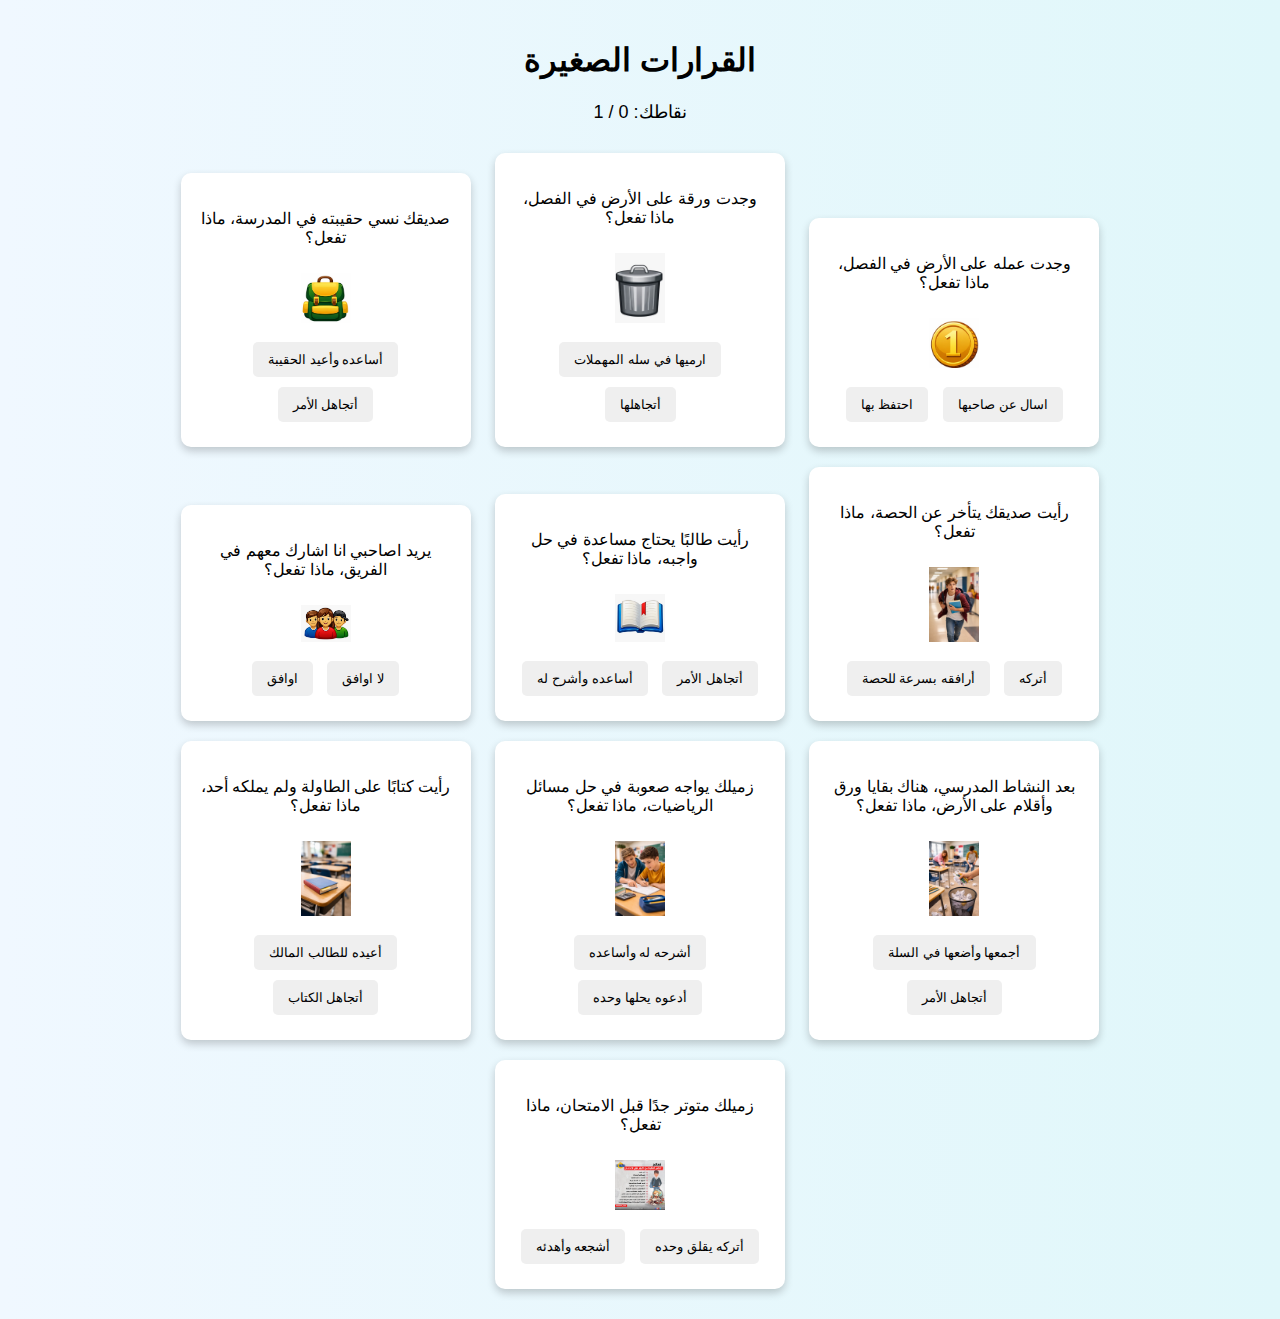
<file: mowafaq.html>
<!DOCTYPE html>
<html lang="ar">
<head>
<meta charset="UTF-8">
<title>القرارات الصغيرة</title>
<style>
body {
    font-family: Arial, sans-serif;
    background: linear-gradient(to right, #f0f8ff, #e0f7fa);
    text-align: center;
    margin: 0;
    padding: 20px;
}
.mowafaq {
    display: inline-block;
    margin: 10px;
}
.card {
    background: #ffffff;
    border-radius: 10px;
    box-shadow: 0 4px 8px rgba(0,0,0,0.2);
    padding: 20px;
    width: 250px;
    transition: transform 0.2s, box-shadow 0.2s;
}
.card:hover {
    transform: translateY(-5px);
    box-shadow: 0 8px 16px rgba(0,0,0,0.3);
}
.icon {
    width: 50px;
    margin: 10px 0;
}
button {
    padding: 10px 15px;
    margin: 5px;
    border: none;
    border-radius: 5px;
    cursor: pointer;
    transition: background 0.2s, transform 0.2s;
}
button:hover {
    background: #a0e0ff;
    transform: scale(1.05);
}
#score-container{
    margin-bottom: 20px;
    font-size: 18px;
}
</style>
</head>
<body>

<h1>القرارات الصغيرة</h1>
<div id="score-container">
    نقاطك: <span id="score">0</span> / <span id="q">1</span>
</div>

<!-- المواقف -->
<div class="mowafaq">
    <div class="card">
        <p>صديقك نسي حقيبته في المدرسة، ماذا تفعل؟</p>
        <img src=images/school_icon.png.png class="icon" alt="حقيبة">
        <div class="buttons">
            <button onclick="answer(1,true)">أساعده وأعيد الحقيبة</button>
            <button onclick="answer(1,false)">أتجاهل الأمر</button>
        </div>
    </div>
</div>

<div class="mowafaq">
    <div class="card">
        <p>وجدت ورقة على الأرض في الفصل، ماذا تفعل؟</p>
        <img src=images/trash_icon.png.png class="icon" alt="ورقة">
        <div class="buttons">
            <button onclick="answer(2,true)">ارميها في سله المهملات</button>
            <button onclick="answer(2,false)">أتجاهلها</button>
        </div>
    </div>
</div>
<div class="mowafaq">
    <div class="card">
        <p>وجدت عمله على الأرض في الفصل، ماذا تفعل؟</p>
        <img src=images/coin_icon.png.png class="icon" alt="عمله">
        <div class="buttons">
            <button onclick="answer(3,false)"> احتفظ بها </button>
            <button onclick="answer(3,true)">اسال عن صاحبها</button>
        </div>
    </div>
</div>
<div class="mowafaq">
    <div class="card">
        <p>يريد اصاحبي انا اشارك معهم في الفريق، ماذا تفعل؟</p>
        <img src=images/team_icon.png.png class="icon" alt="ورقة">
        <div class="buttons">
            <button onclick="answer(4,true)">اوافق</button>
            <button onclick="answer(4,false)">لا اوافق</button>
        </div>
    </div>
</div>
<div class="mowafaq">
  <div class="card">
    <p>رأيت طالبًا يحتاج مساعدة في حل واجبه، ماذا تفعل؟</p>
    <img src=images/book_icon.png.png class="icon" alt="واجب">
    <div class="buttons">
      <button onclick="answer(5,true)">أساعده وأشرح له</button>
      <button onclick="answer(5,false)">أتجاهل الأمر</button>
    </div>
  </div>
</div>
<div class="mowafaq">
  <div class="card">
    <p>رأيت صديقك يتأخر عن الحصة، ماذا تفعل؟</p>
    <img src=images/late_student_real.jpg.png class="icon" alt="تأخير">
    <div class="buttons">
      <button onclick="answer(6,true)">أرافقه بسرعة للحصة</button>
      <button onclick="answer(6,false)">أتركه</button>
    </div>
  </div>
</div>
<div class="mowafaq">
  <div class="card">
    <p>رأيت كتابًا على الطاولة ولم يملكه أحد، ماذا تفعل؟</p>
    <img src=images/book_real.jpg.png class="icon" alt="كتاب">
    <div class="buttons">
      <button onclick="answer(7,true)">أعيده للطالب المالك</button>
      <button onclick="answer(7,false)">أتجاهل الكتاب</button>
    </div>
  </div>
</div>
<div class="mowafaq">
  <div class="card">
    <p>زميلك يواجه صعوبة في حل مسائل الرياضيات، ماذا تفعل؟</p>
    <img src=images/math_help_real.jpg.png class="icon" alt="رياضيات">
    <div class="buttons">
      <button onclick="answer(8,true)">أشرحه له وأساعده</button>
      <button onclick="answer(8,false)">أدعوه يحلها وحده</button>
    </div>
  </div>
</div>
<div class="mowafaq">
  <div class="card">
    <p>بعد النشاط المدرسي، هناك بقايا ورق وأقلام على الأرض، ماذا تفعل؟</p>
    <img src=images/clean_class_real.jpg.png class="icon" alt="نظافة">
    <div class="buttons">
      <button onclick="answer(9,true)">أجمعها وأضعها في السلة</button>
      <button onclick="answer(9,false)">أتجاهل الأمر</button>
    </div>
  </div>
</div>
<div class="mowafaq">
  <div class="card">
    <p>زميلك متوتر جدًا قبل الامتحان، ماذا تفعل؟</p>
    <img src=images/exam_support_real.jpg class="icon" alt="تشجيع">
    <div class="buttons">
      <button onclick="answer(10,true)">أشجعه وأهدئه</button>
      <button onclick="answer(10,false)">أتركه يقلق وحده</button>
    </div>
  </div>
</div>

<script>
let score = 0;
let current = 1;
const total = document.querySelectorAll(".mowafaq").length;

function answer(id, correct){
    if(correct){ score++; }

    const card = document.querySelectorAll(".mowafaq")[id-1];
    if(correct){
        card.style.background = "#d0f0c0";
        alert("✅ قرار ممتاز!");
    } else {
        card.style.background = "#f9d0d0";
        alert("⚠️ حاول تركز!");
    }

    document.getElementById("score").innerText = score;
    document.getElementById("q").innerText = current + 1;

    if(current === total){
        setTimeout(showReport, 300);
    } else {
        current++;
    }
}

function showReport() {
    let percent = (score / total) * 100;
    let resultText = "";
    let bgColor = "";

    if (percent >= 80) {
        resultText = "ممتاز 👍 قراراتك واعية ومسؤولة";
        bgColor = "#c0f0c0";
    } else if (percent >= 50) {
        resultText = "جيد 🙂 بس محتاج تفكير أكتر";
        bgColor = "#fef7c0";
    } else {
        resultText = "⚠️ ضعيف! ركز في قراراتك";
        bgColor = "#f9d0d0";
    }

    document.body.innerHTML = `
        <div style="text-align:center; background:${bgColor}; padding:50px; min-height:100vh">
            <h1>التقرير النهائي</h1>
            <p>درجتك: ${score} من ${total}</p>
            <p>${resultText}</p>
            <hr>
            <button onclick="location.reload()">إعادة المحاولة</button>
            <small>Worked by Mohamed & Abdallah</small>
        </div>
    `;
}
</script>

</body>
</html>
</file>
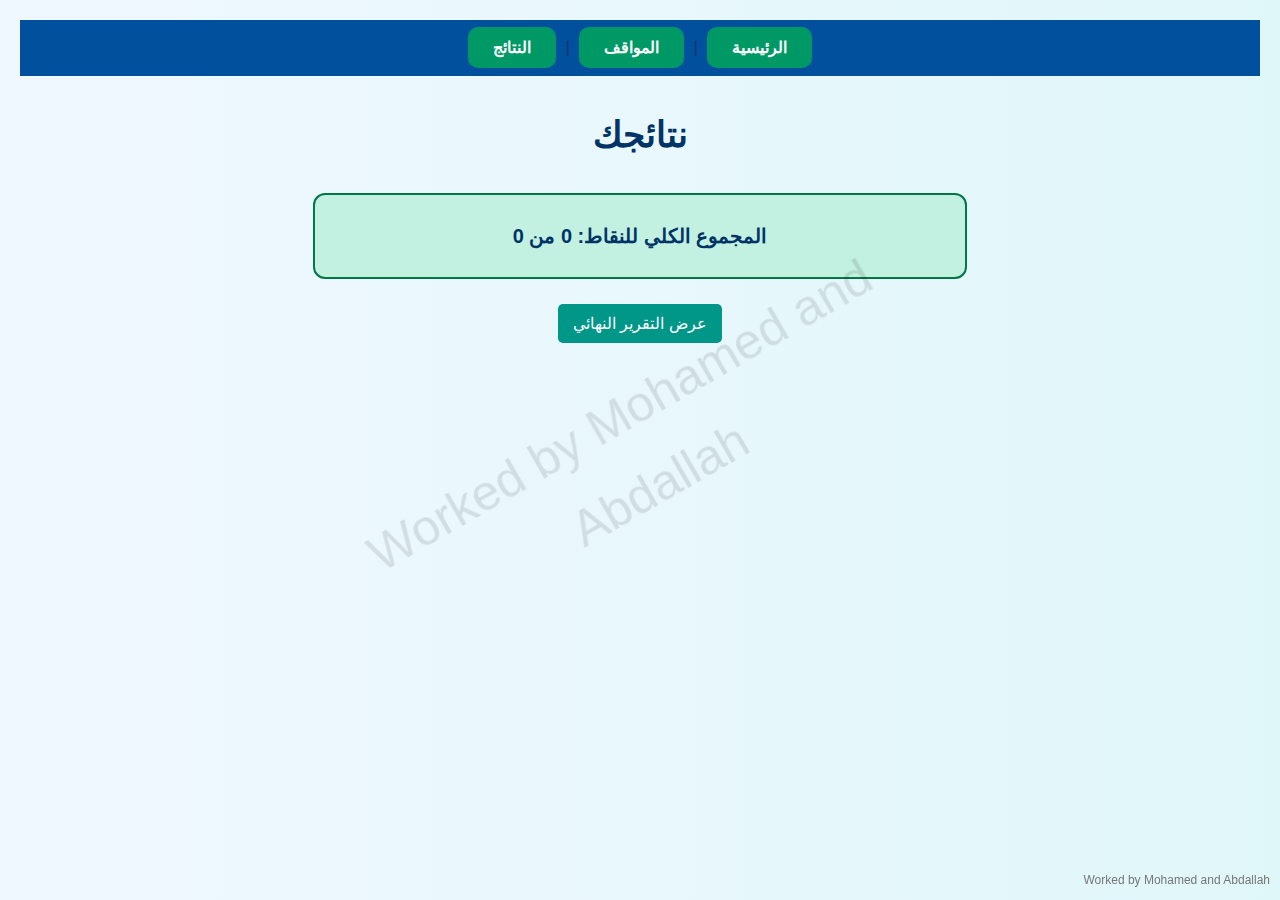
<file: results.html>
<!DOCTYPE html>
<html lang="ar">
<head>
<meta charset="UTF-8">
<title>نتائج القرارات الصغيرة</title>
<link rel="stylesheet" href="style.css">
</head>
<body>
<nav style="text-align:center; margin-bottom:30px;">
    <a href="index.html" class="nav-button">الرئيسية</a> |
    <a href="mowafaq.html" class="nav-button">المواقف</a> |
    <a href="results.html" class="nav-button">النتائج</a>
</nav>
<h1>نتائجك</h1>
<div id="results-container"></div>

<div class="final-report" id="final-report" style="display:none;">
    <h2>تقرير نهائي</h2>
    <p>
        تهانينا! لقد استعرضت قراراتك اليومية، وكل اختيار تعلمك أن أبسط قرار يمكن أن يؤثر على نفسك، 
        زملائك، ومدرستك. الموقع يساعدك على تطوير مهارات التفكير، المسؤولية، والتعاون. 
        حاول تطبيق هذه القرارات في حياتك اليومية لتعزز وعيك وسلوكك الإيجابي.
    </p>
</div>

<button onclick="showFinalReport()" id="show-report-btn">عرض التقرير النهائي</button>

<script>
const container = document.getElementById('results-container');
const savedDecisions = JSON.parse(localStorage.getItem('decisions')) || [];
let totalPoints = 0;
savedDecisions.forEach((item,index)=>{
    if(!item) return;
    totalPoints += item.points;
    const div = document.createElement('div');
    div.className = 'result-box';
    div.innerHTML = `<strong>الموقف ${index+1}:</strong> ${item.mowafaq}<br>
                     <strong>القرار:</strong> ${item.choice}<br>
                     <strong>الأثر:</strong> ${item.effect}<br>
                     <strong>نقاطك لهذا القرار:</strong> ${item.points}`;
    container.appendChild(div);
});
const summary = document.createElement('div');
summary.className = 'summary-box';
summary.innerHTML = `المجموع الكلي للنقاط: ${totalPoints} من ${savedDecisions.length}`;
container.appendChild(summary);

function showFinalReport() {
    document.getElementById('final-report').style.display = 'block';
    document.getElementById('show-report-btn').style.display = 'none';
}
</script>
</body>
</html>
</file>
<file: style.css>
body { font-family: Tahoma, Arial, sans-serif; font-size:16px; line-height:1.6; background-color:#f9fcff; color:#003366; text-align:center; padding:20px;}
h1 { font-size:36px; color:#00509e; margin-bottom:30px;}
.mowafaq, .result-box, .summary-box, .final-report { background-color:#e0f7f1; border:2px solid #009966; border-radius:10px; padding:20px; margin:20px auto; max-width:600px; text-align:center;}
.summary-box { background-color:#c2f0e1; border:2px solid #007744; border-radius:12px; padding:25px; font-size:20px; font-weight:bold; margin:20px auto;}
button, .nav-button { background-color:#009966; color:white; padding:12px 25px; border-radius:10px; border:none; cursor:pointer; font-size:16px; margin:5px; transition:all 0.3s;}
button:hover, .nav-button:hover { background-color:#007744;}
button.selected { background-color:#005f44;}
.mowafaq img { width:50px; height:50px; vertical-align:middle; margin-left:10px;}

/* العلامة المائية */
body::before {
    content: "Worked by Mohamed and Abdallah";
    position: fixed;
    top: 50%;
    left: 50%;
    transform: translate(-50%, -50%) rotate(-30deg);
    font-size: 50px;
    color: rgba(0, 0, 0, 0.1);
    pointer-events: none;
    z-index: 0;
}

/* Responsive Design للشاشات الصغيرة */
@media (max-width: 600px) {
    body { padding: 10px; font-size: 14px; }
    h1 { font-size: 28px; }
    .mowafaq, .result-box, .summary-box, .final-report { padding: 15px; width: 90%; margin: 15px auto; font-size: 16px; }
    button, .nav-button { padding: 10px 15px; font-size: 14px; }
    .mowafaq img { width: 40px; height: 40px; }
}
body{
    font-family: Tahoma, Arial, sans-serif;
    background: linear-gradient(135deg,#e3f2fd,#ffffff);
    margin:0;
    padding:0;
    text-align:center;
    color:#003366;
}

/* شريط التنقل */
nav{
    background:#00509e;
    padding:15px;
}
nav a{
    color:white;
    text-decoration:none;
    margin:0 10px;
    font-size:18px;
    font-weight:bold;
}
nav a:hover{
    text-decoration:underline;
}

/* العناوين */
h1{
    margin:30px 0;
    font-size:36px;
    color:#003366;
}

/* كارت الموقف */
.mowafaq{
    background:white;
    width:85%;
    max-width:500px;
    margin:25px auto;
    padding:25px;
    border-radius:15px;
    box-shadow:0 10px 25px rgba(0,0,0,0.1);
    transition:transform 0.3s;
}
.mowafaq:hover{
    transform:scale(1.02);
}

.mowafaq img{
    width:60px;
    margin-bottom:10px;
}

.mowafaq p{
    font-size:20px;
    margin-bottom:20px;
}

/* الأزرار */
button{
    background:#009688;
    color:white;
    border:none;
    padding:12px 20px;
    margin:8px;
    border-radius:25px;
    font-size:16px;
    cursor:pointer;
    transition:0.3s;
}
button:hover{
    background:#00796b;
    transform:scale(1.05);
}

/* زر إنهاء */
#finish{
    background:#ff9800;
    font-size:18px;
    padding:15px 30px;
    margin:40px 0;
}
#finish:hover{
    background:#fb8c00;
}

/* علامة مائية */
body::after{
    content:"Worked by Mohamed and Abdallah";
    position:fixed;
    bottom:10px;
    right:10px;
    font-size:12px;
    color:#777;
}

/* موبايل */
@media(max-width:600px){
    h1{font-size:28px;}
    .mowafaq p{font-size:18px;}
    button{font-size:15px;}
}
body {
    font-family: Arial, sans-serif;
    background: linear-gradient(to right, #f0f8ff, #e0f7fa);
    text-align: center;
    margin: 0;
    padding: 20px;
}

.mowafaq {
    display: inline-block;
    margin: 10px;
}

.card {
    background: #ffffff;
    border-radius: 10px;
    box-shadow: 0 4px 8px rgba(0,0,0,0.2);
    padding: 20px;
    width: 250px;
    transition: transform 0.2s, box-shadow 0.2s;
}

.card:hover {
    transform: translateY(-5px);
    box-shadow: 0 8px 16px rgba(0,0,0,0.3);
}

.icon {
    width: 50px;
    margin: 10px 0;
}

button {
    padding: 10px 15px;
    margin: 5px;
    border: none;
    border-radius: 5px;
    cursor: pointer;
    transition: background 0.2s, transform 0.2s;
}

button:hover {
    background: #a0e0ff;
    transform: scale(1.05);
}
</file>
